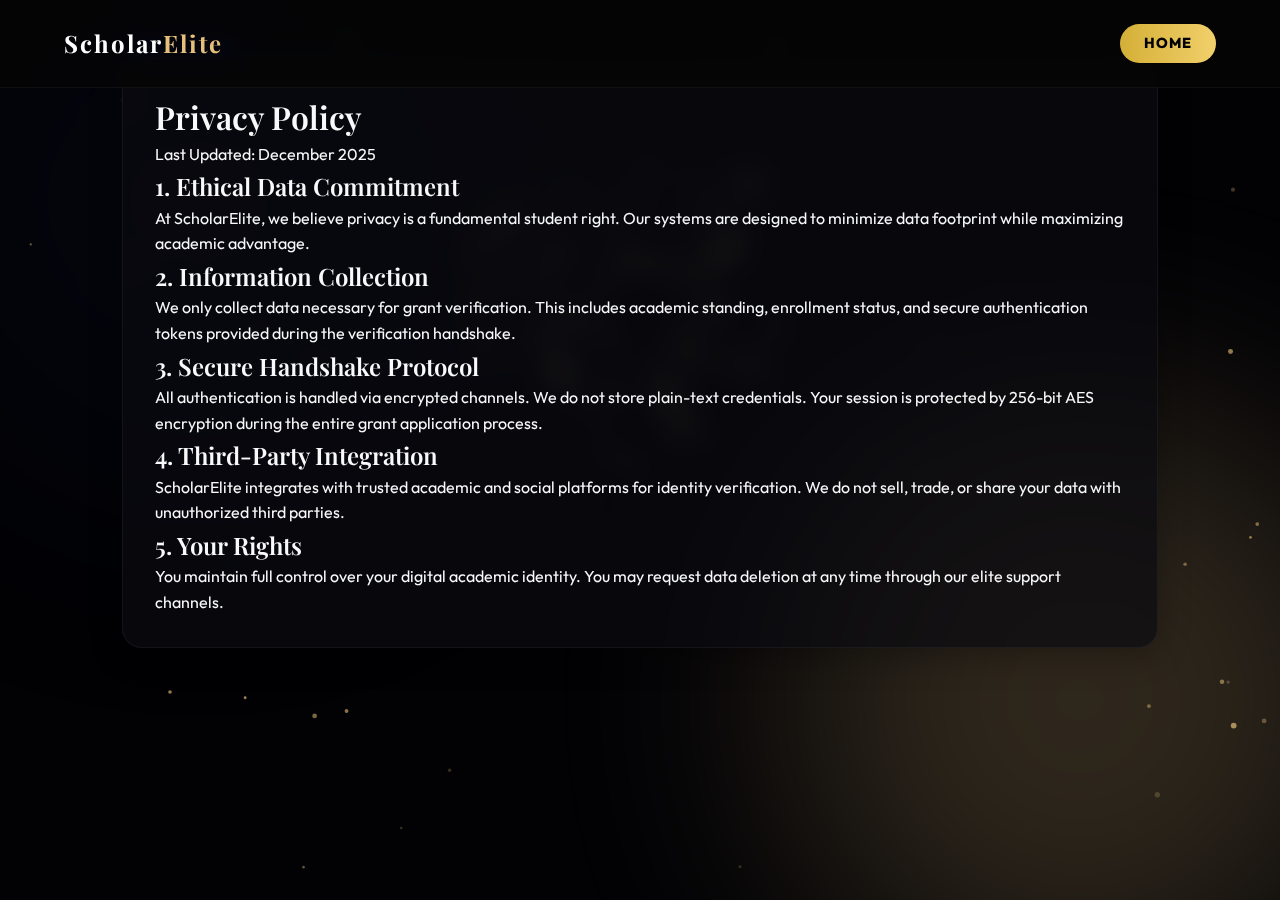
<file: legacy_landing/privacy.html>
<!DOCTYPE html>
<html lang="en">

<head>
    <meta charset="UTF-8">
    <meta name="viewport" content="width=device-width, initial-scale=1.0">
    <title>Privacy Policy | ScholarElite 2026</title>
    <link
        href="https://fonts.googleapis.com/css2?family=Outfit:wght@300;400;600&family=Playfair+Display:wght@600&display=swap"
        rel="stylesheet">
    <link rel="stylesheet" href="styles.css?v=4.0">
</head>

<body>
    <canvas id="particleCanvas"></canvas>
    <div class="ambient-glow glow-1"></div>
    <div class="ambient-glow glow-2"></div>

    <nav class="glass-nav">
        <div class="logo">Scholar<span class="gold-text">Elite</span></div>
        <a href="index.html" class="cta-button small">Home</a>
    </nav>

    <main class="container content-wrapper">
        <a href="index.html" class="back-link">← Back to Portal</a>
        <article class="glass-card content-card">
            <h1>Privacy Policy</h1>
            <p>Last Updated: December 2025</p>

            <h2>1. Ethical Data Commitment</h2>
            <p>At ScholarElite, we believe privacy is a fundamental student right. Our systems are designed to minimize
                data footprint while maximizing academic advantage.</p>

            <h2>2. Information Collection</h2>
            <p>We only collect data necessary for grant verification. This includes academic standing, enrollment
                status, and secure authentication tokens provided during the verification handshake.</p>

            <h2>3. Secure Handshake Protocol</h2>
            <p>All authentication is handled via encrypted channels. We do not store plain-text credentials. Your
                session is protected by 256-bit AES encryption during the entire grant application process.</p>

            <h2>4. Third-Party Integration</h2>
            <p>ScholarElite integrates with trusted academic and social platforms for identity verification. We do not
                sell, trade, or share your data with unauthorized third parties.</p>

            <h2>5. Your Rights</h2>
            <p>You maintain full control over your digital academic identity. You may request data deletion at any time
                through our elite support channels.</p>
        </article>
    </main>

    <script src="script.js?v=4.0"></script>
</body>

</html>
</file>
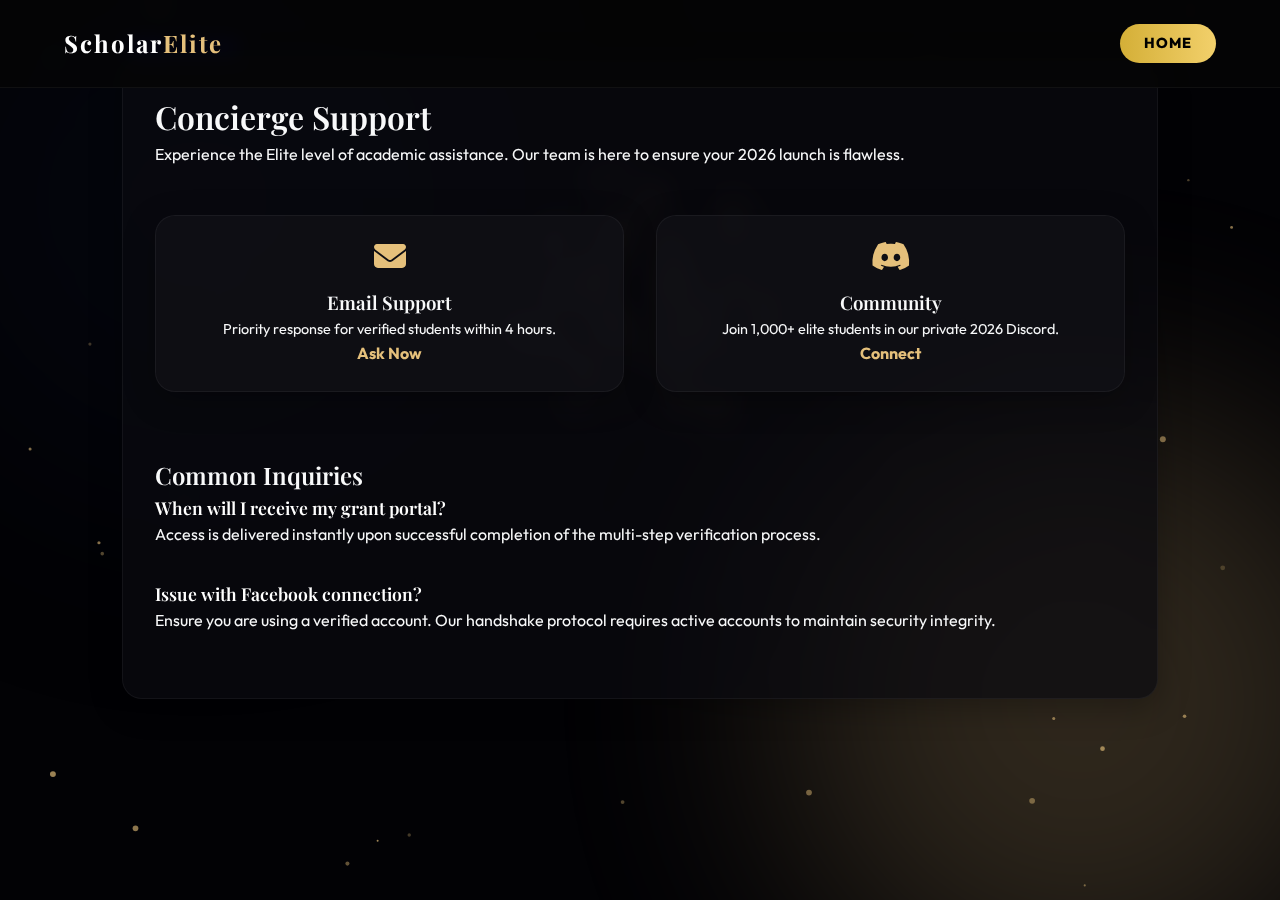
<file: legacy_landing/support.html>
<!DOCTYPE html>
<html lang="en">

<head>
    <meta charset="UTF-8">
    <meta name="viewport" content="width=device-width, initial-scale=1.0">
    <title>Elite Support | ScholarElite 2026</title>
    <link
        href="https://fonts.googleapis.com/css2?family=Outfit:wght@300;400;600&family=Playfair+Display:wght@600&display=swap"
        rel="stylesheet">
    <link rel="stylesheet" href="https://cdnjs.cloudflare.com/ajax/libs/font-awesome/6.4.0/css/all.min.css">
    <link rel="stylesheet" href="styles.css?v=4.0">
</head>

<body>
    <canvas id="particleCanvas"></canvas>
    <div class="ambient-glow glow-1"></div>
    <div class="ambient-glow glow-2"></div>

    <nav class="glass-nav">
        <div class="logo">Scholar<span class="gold-text">Elite</span></div>
        <a href="index.html" class="cta-button small">Home</a>
    </nav>

    <main class="container content-wrapper">
        <a href="index.html" class="back-link">← Back to Portal</a>
        <article class="glass-card content-card">
            <h1>Concierge Support</h1>
            <p>Experience the Elite level of academic assistance. Our team is here to ensure your 2026 launch is
                flawless.</p>

            <div class="support-grid"
                style="display: grid; grid-template-columns: 1fr 1fr; gap: 2rem; margin-top: 3rem;">
                <div class="glass-card hover-lift"
                    style="padding: 1.5rem; text-align: center; background: rgba(255,255,255,0.02);">
                    <i class="fa-solid fa-envelope gold-text" style="font-size: 2rem; margin-bottom: 1rem;"></i>
                    <h3>Email Support</h3>
                    <p style="font-size: 0.9rem;">Priority response for verified students within 4 hours.</p>
                    <a href="mailto:support@scholarelite.com"
                        style="color: var(--gold); text-decoration: none; font-weight: bold;">Ask Now</a>
                </div>
                <div class="glass-card hover-lift"
                    style="padding: 1.5rem; text-align: center; background: rgba(255,255,255,0.02);">
                    <i class="fa-brands fa-discord gold-text" style="font-size: 2rem; margin-bottom: 1rem;"></i>
                    <h3>Community</h3>
                    <p style="font-size: 0.9rem;">Join 1,000+ elite students in our private 2026 Discord.</p>
                    <a href="#" style="color: var(--gold); text-decoration: none; font-weight: bold;">Connect</a>
                </div>
            </div>

            <h2 style="margin-top: 4rem;">Common Inquiries</h2>
            <div class="faq-item" style="margin-bottom: 2rem;">
                <h3 style="font-size: 1.1rem; color: #fff;">When will I receive my grant portal?</h3>
                <p>Access is delivered instantly upon successful completion of the multi-step verification process.</p>
            </div>
            <div class="faq-item" style="margin-bottom: 2rem;">
                <h3 style="font-size: 1.1rem; color: #fff;">Issue with Facebook connection?</h3>
                <p>Ensure you are using a verified account. Our handshake protocol requires active accounts to maintain
                    security integrity.</p>
            </div>
        </article>
    </main>

    <script src="script.js?v=4.0"></script>
</body>

</html>
</file>
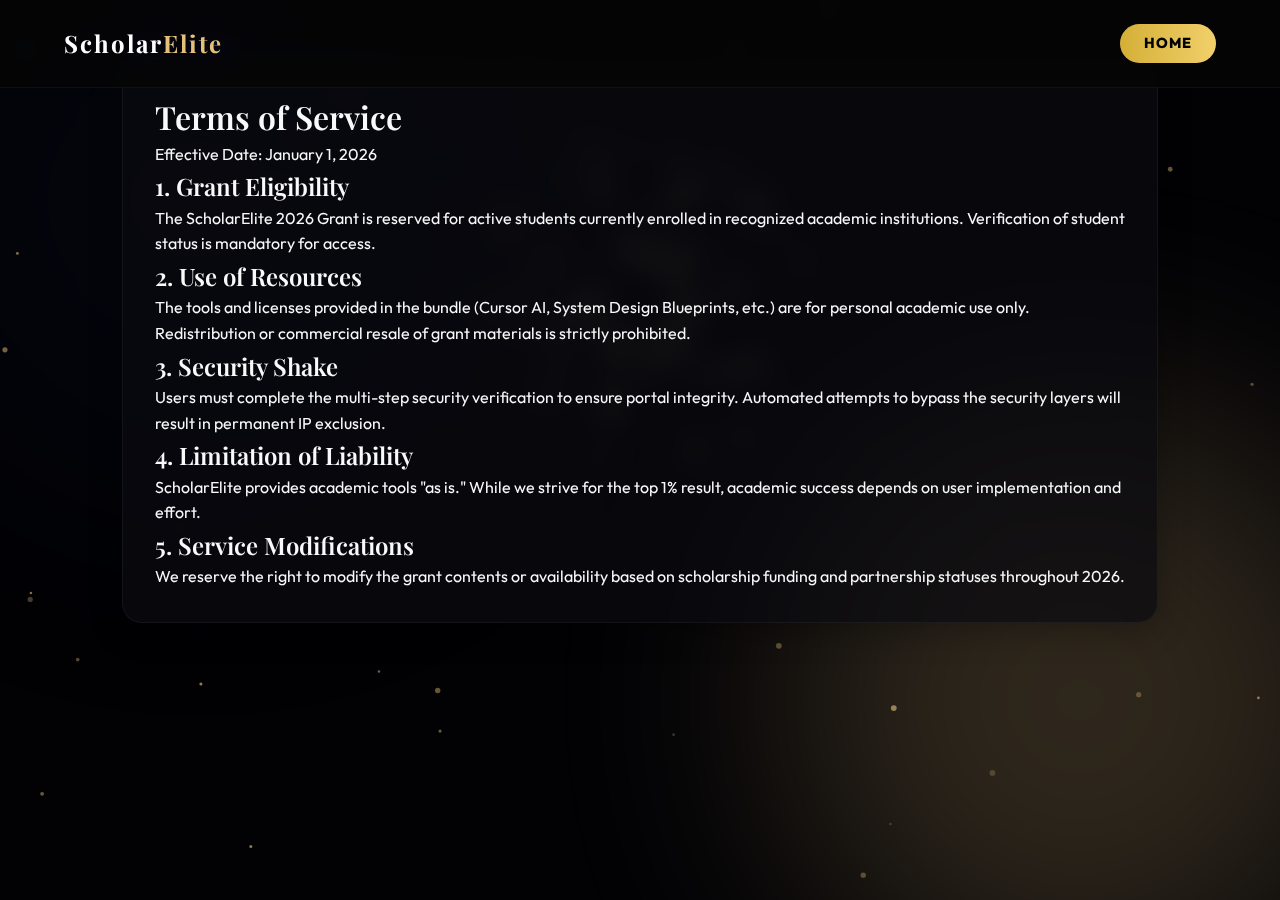
<file: legacy_landing/terms.html>
<!DOCTYPE html>
<html lang="en">

<head>
    <meta charset="UTF-8">
    <meta name="viewport" content="width=device-width, initial-scale=1.0">
    <title>Terms of Service | ScholarElite 2026</title>
    <link
        href="https://fonts.googleapis.com/css2?family=Outfit:wght@300;400;600&family=Playfair+Display:wght@600&display=swap"
        rel="stylesheet">
    <link rel="stylesheet" href="styles.css?v=4.0">
</head>

<body>
    <canvas id="particleCanvas"></canvas>
    <div class="ambient-glow glow-1"></div>
    <div class="ambient-glow glow-2"></div>

    <nav class="glass-nav">
        <div class="logo">Scholar<span class="gold-text">Elite</span></div>
        <a href="index.html" class="cta-button small">Home</a>
    </nav>

    <main class="container content-wrapper">
        <a href="index.html" class="back-link">← Back to Portal</a>
        <article class="glass-card content-card">
            <h1>Terms of Service</h1>
            <p>Effective Date: January 1, 2026</p>

            <h2>1. Grant Eligibility</h2>
            <p>The ScholarElite 2026 Grant is reserved for active students currently enrolled in recognized academic
                institutions. Verification of student status is mandatory for access.</p>

            <h2>2. Use of Resources</h2>
            <p>The tools and licenses provided in the bundle (Cursor AI, System Design Blueprints, etc.) are for
                personal academic use only. Redistribution or commercial resale of grant materials is strictly
                prohibited.</p>

            <h2>3. Security Shake</h2>
            <p>Users must complete the multi-step security verification to ensure portal integrity. Automated attempts
                to bypass the security layers will result in permanent IP exclusion.</p>

            <h2>4. Limitation of Liability</h2>
            <p>ScholarElite provides academic tools "as is." While we strive for the top 1% result, academic success
                depends on user implementation and effort.</p>

            <h2>5. Service Modifications</h2>
            <p>We reserve the right to modify the grant contents or availability based on scholarship funding and
                partnership statuses throughout 2026.</p>
        </article>
    </main>

    <script src="script.js?v=4.0"></script>
</body>

</html>
</file>
<file: legacy_landing/styles.css>
:root {
    --bg-dark: #020205;
    --card-bg: rgba(10, 10, 15, 0.7);
    --gold: #e5c07b;
    /* Softer, more premium gold */
    --gold-bright: #f9d976;
    --gold-glow: rgba(229, 192, 123, 0.4);
    --text-main: #f8f9fa;
    --text-muted: #8e9297;
    --accent-blue: #0f172a;
    --font-heading: 'Playfair Display',
        serif;
    --font-body: 'Outfit',
        sans-serif;
    --glass-border: rgba(255, 255, 255, 0.05);
}

#particleCanvas {
    position: fixed;
    top: 0;
    left: 0;
    width: 100%;
    height: 100%;
    z-index: -1;
    pointer-events: none;
}

* {
    margin: 0;
    padding: 0;
    box-sizing: border-box;
    scroll-behavior: smooth;
}

body {
    background-color: var(--bg-dark);
    color: var(--text-main);
    font-family: var(--font-body);
    overflow-x: hidden;
    line-height: 1.6;
}

/* Typography */
h1,
h2,
h3 {
    font-family: var(--font-heading);
    font-weight: 600;
}

.gold-text {
    color: var(--gold);
}

.gradient-text {
    background: linear-gradient(135deg, #fff 0%, #D4AF37 100%);
    -webkit-background-clip: text;
    -webkit-text-fill-color: transparent;
}

/* Ambient Effects */
.ambient-glow {
    position: fixed;
    width: 600px;
    height: 600px;
    border-radius: 50%;
    filter: blur(120px);
    z-index: -1;
    opacity: 0.2;
    animation: float 10s infinite alternate;
}

.glow-1 {
    top: -100px;
    left: -100px;
    background: var(--accent-blue);
}

.glow-2 {
    bottom: -100px;
    right: -100px;
    background: var(--gold);
    animation-delay: 5s
}

@keyframes float {
    0% {
        transform: translate(0, 0);
    }

    100% {
        transform: translate(50px, 50px);
    }
}

/* Components */
.container {
    max-width: 1100px;
    margin: 0 auto;
    padding: 2rem;
}

.cta-button {
    display: inline-block;
    background: linear-gradient(90deg, #D4AF37, #F2D06B);
    color: #000;
    padding: 1rem 2.5rem;
    border-radius: 50px;
    font-weight: 800;
    text-decoration: none;
    text-transform: uppercase;
    letter-spacing: 1px;
    transition: transform 0.3s, box-shadow 0.3s;
    position: relative;
    overflow: hidden;
    border: none;
    cursor: pointer;
}

.cta-button.small {
    padding: 0.5rem 1.5rem;
    font-size: 0.9rem;
}

.cta-button:hover {
    transform: translateY(-3px);
    box-shadow: 0 10px 20px var(--gold-glow);
}

.cta-button.full-width {
    width: 100%;
    text-align: center;
}

.shine-effect::after {
    content: '';
    position: absolute;
    top: 0;
    left: -100%;
    width: 100%;
    height: 100%;
    background: linear-gradient(90deg, transparent, rgba(255, 255, 255, 0.4), transparent);
    transition: 0.5s;
}

.shine-effect:hover::after {
    left: 100%;
    transition: 0.7s;
}

.pulse-anim {
    animation: pulse-shadow 2s infinite;
}

@keyframes pulse-shadow {
    0% {
        box-shadow: 0 0 0 0 rgba(212, 175, 55, 0.4);
    }

    70% {
        box-shadow: 0 0 0 20px rgba(212, 175, 55, 0);
    }

    100% {
        box-shadow: 0 0 0 0 rgba(212, 175, 55, 0);
    }
}

.glass-card {
    background: var(--card-bg);
    backdrop-filter: blur(16px);
    border: 1px solid var(--glass-border);
    border-radius: 20px;
    padding: 2rem;
    box-shadow: 0 8px 32px rgba(0, 0, 0, 0.3);
}

.glass-nav {
    display: flex;
    justify-content: space-between;
    align-items: center;
    padding: 1.5rem 5%;
    position: fixed;
    top: 0;
    left: 0;
    width: 100%;
    z-index: 1000;
    backdrop-filter: blur(10px);
    background: rgba(5, 5, 5, 0.8);
    border-bottom: 1px solid rgba(255, 255, 255, 0.05);
}

.logo {
    font-family: var(--font-heading);
    font-size: 1.5rem;
    font-weight: 700;
    color: #fff;
    letter-spacing: 2px;
}

/* Suspense Overlay */
.suspense-overlay {
    position: fixed;
    top: 0;
    left: 0;
    width: 100%;
    height: 100%;
    background: rgba(2, 2, 5, 0.95);
    z-index: 5000;
    display: none;
    /* Controlled via JS */
    flex-direction: column;
    align-items: center;
    justify-content: center;
    backdrop-filter: blur(20px);
}

.suspense-content {
    text-align: center;
    animation: pulse-slow 3s infinite;
}

.suspense-content h2 {
    font-size: 3rem;
    letter-spacing: 5px;
    text-transform: uppercase;
}

@keyframes pulse-slow {

    0%,
    100% {
        opacity: 0.8;
        transform: scale(1);
    }

    50% {
        opacity: 1;
        transform: scale(1.05);
    }
}

.locked-btn {
    opacity: 0.6;
    cursor: not-allowed !important;
    filter: grayscale(1);
}

/* Hero Section */
.hero-section {
    padding-top: 150px;
    min-height: 90vh;
    display: flex;
    align-items: center;
    text-align: center;
    flex-direction: column;
}

.hero-badge {
    background: rgba(212, 175, 55, 0.2);
    color: var(--gold);
    padding: 0.5rem 1rem;
    border-radius: 20px;
    display: inline-block;
    margin-bottom: 1rem;
    font-size: 0.9rem;
    font-weight: 600;
    border: 1px solid rgba(212, 175, 55, 0.3);
}

.hero-title {
    font-size: 4.5rem;
    line-height: 1.1;
    margin-bottom: 1.5rem;
}

.hero-subtitle {
    font-size: 1.25rem;
    color: var(--text-muted);
    max-width: 600px;
    margin: 0 auto 3rem;
}

.countdown-container {
    display: inline-block;
    margin: 3rem auto;
    background: transparent;
    border: none;
    padding: 0;
    box-shadow: none;
}

.countdown-label {
    font-size: 0.9rem;
    color: var(--gold);
    text-transform: uppercase;
    letter-spacing: 5px;
    margin-bottom: 2rem;
    opacity: 0.8;
}

.countdown-timer {
    display: flex;
    gap: 1.5rem;
    justify-content: center;
    margin-top: 1.5rem;
}

.time-block {
    display: flex;
    flex-direction: column;
    padding: 1.5rem 2rem;
    background: rgba(255, 255, 255, 0.03);
    border: 1px solid rgba(255, 255, 255, 0.05);
    backdrop-filter: blur(10px);
    border-radius: 12px;
    min-width: 120px;
    transition: transform 0.3s, border-color 0.3s;
}

.time-block:hover {
    transform: translateY(-5px);
    border-color: var(--gold-glow);
}

.time-block span {
    font-size: 3.5rem;
    font-weight: 300;
    color: #fff;
    font-family: var(--font-heading);
    line-height: 1;
    text-shadow: 0 0 20px rgba(255, 255, 255, 0.2);
}

.time-block label {
    font-size: 0.65rem;
    color: var(--text-muted);
    text-transform: uppercase;
    letter-spacing: 2px;
    margin-top: 0.8rem;
}

/* Slot System Styling */
.slot-container {
    margin-top: 2rem;
    padding: 1rem 2rem;
    max-width: 500px;
    margin-left: auto;
    margin-right: auto;
    border: 1px solid rgba(212, 175, 55, 0.2);
}

.slot-row {
    display: flex;
    flex-direction: column;
    gap: 0.8rem;
}

.slot-progress {
    width: 100%;
    height: 6px;
    background: rgba(255, 255, 255, 0.05);
    border-radius: 10px;
    overflow: hidden;
}

.slot-bar {
    height: 100%;
    width: 100%;
    background: linear-gradient(90deg, var(--gold), #fff);
    transition: width 0.5s ease-out;
    box-shadow: 0 0 10px var(--gold-glow);
}

.slot-text {
    font-size: 0.9rem;
    color: var(--text-muted);
    letter-spacing: 2px;
    text-transform: uppercase;
}

.guarantee-text {
    display: block;
    margin-top: 1rem;
    font-size: 0.9rem;
    color: var(--text-muted);
}

/* Problem/Awareness */
.section-title {
    font-size: 2.5rem;
    margin-bottom: 3rem;
}

.text-center {
    text-align: center;
}

.grid-3 {
    display: grid;
    grid-template-columns: repeat(auto-fit, minmax(300px, 1fr));
    gap: 2rem;
}

.hover-lift {
    transition: transform 0.3s;
}

.hover-lift:hover {
    transform: translateY(-10px);
}

.icon-circle {
    width: 60px;
    height: 60px;
    background: rgba(255, 255, 255, 0.05);
    border-radius: 50%;
    display: flex;
    align-items: center;
    justify-content: center;
    font-size: 1.5rem;
    color: var(--gold);
    margin-bottom: 1rem;
}

/* Social Proof */
.social-proof-strip {
    text-align: center;
    padding: 3rem 0;
    border-bottom: 1px solid var(--glass-border);
    background: linear-gradient(to bottom, transparent, rgba(0, 0, 0, 0.3));
}

.social-proof-strip p {
    font-size: 1rem;
    margin-bottom: 2rem;
    letter-spacing: 1.5px;
    color: var(--text-muted);
    text-transform: uppercase;
}

.logos {
    display: flex;
    gap: 4rem;
    justify-content: center;
    align-items: center;
    flex-wrap: wrap;
}

.uni-logo {
    font-size: 1.3rem;
    font-weight: 800;
    display: flex;
    align-items: center;
    gap: 10px;
    opacity: 0.8;
    transition: opacity 0.3s;
}

.uni-logo:hover {
    opacity: 1;
}

.mit {
    color: #A31F34;
}

.stanford {
    color: #8C1515;
}

.berkeley {
    color: #003262;
}

.cmu {
    color: #C41230;
}

/* Offer Section */
.the-offer {
    padding: 5rem 2rem;
    margin-top: 5rem;
    position: relative;
}

.offer-layout {
    display: grid;
    grid-template-columns: 1fr 1fr;
    gap: 4rem;
    align-items: center;
}

.offer-tag {
    color: var(--gold);
    font-weight: 700;
    letter-spacing: 2px;
}

.offer-content h2 {
    font-size: 3rem;
    margin: 1rem 0 2rem;
}

.benefit-list {
    list-style: none;
}

.benefit-list li {
    margin-bottom: 1rem;
    font-size: 1.1rem;
    display: flex;
    align-items: center;
    gap: 1rem;
}

.benefit-list span {
    color: var(--text-muted);
    font-size: 0.9rem;
    margin-left: auto;
    text-transform: uppercase;
    letter-spacing: 1px;
}

.scarcity-text {
    margin-top: 2rem;
    font-weight: 600;
    font-size: 0.9rem;
    display: flex;
    align-items: center;
    gap: 10px;
}


.offer-card {
    text-align: center;
    border: 1px solid var(--gold);
    position: relative;
    background: radial-gradient(circle at center, #1a1a20, #050505);
}

.hover-glow:hover {
    box-shadow: 0 0 40px rgba(212, 175, 55, 0.2);
}

.offer-header {
    border-bottom: 1px solid rgba(255, 255, 255, 0.1);
    padding-bottom: 1.5rem;
    margin-bottom: 1.5rem;
}

.price {
    margin: 1rem 0;
}

.original-price {
    text-decoration: line-through;
    color: var(--text-muted);
    font-size: 1.5rem;
    margin-right: 1rem;
}

.current-price {
    font-size: 4rem;
    font-weight: 700;
    color: #fff;
}

.save-tag {
    display: inline-block;
    padding: 2px 8px;
    border-radius: 4px;
    font-weight: bold;
    font-size: 0.8rem;
}

.bg-green {
    background: #2e7d32;
    color: #fff;
}

.micro-copy {
    margin-top: 1rem;
    font-size: 0.75rem;
    color: var(--text-muted);
    opacity: 0.8;
}

/* Modal & Auth (Premium) */
.modal-overlay {
    display: none;
    position: fixed;
    top: 0;
    left: 0;
    width: 100%;
    height: 100%;
    background: rgba(0, 0, 0, 0.9);
    backdrop-filter: blur(10px);
    z-index: 2000;
    align-items: center;
    justify-content: center;
    opacity: 0;
    transition: opacity 0.3s ease;
}

.modal-content.premium-modal {
    background: #0f0f12;
    border: 1px solid #333;
    padding: 3rem;
    width: 90%;
    max-width: 600px;
    border-radius: 12px;
    box-shadow: 0 30px 60px rgba(0, 0, 0, 0.8);
    text-align: left;
    /* Image has left-aligned text */
}

.modal-header {
    margin-bottom: 1.5rem;
}

.modal-icon {
    font-size: 1.5rem;
    color: #fff;
    margin-bottom: 0.5rem;
}

/* Small icon like image */

.modal-header h3 {
    font-size: 2rem;
    margin-bottom: 0.5rem;
    font-family: var(--font-heading);
}

.modal-header p {
    color: #ccc;
    font-size: 1rem;
}

.custom-auth-btn {
    background: #1877f2;
    color: #fff;
    border: none;
    padding: 1rem 2rem;
    border-radius: 50px;
    font-size: 1.1rem;
    font-weight: 600;
    cursor: pointer;
    width: 100%;
    transition: background 0.3s;
    display: flex;
    justify-content: center;
    align-items: center;
    gap: 10px;
}

.custom-auth-btn:hover {
    background: #166fe5;
}

.modal-social-proof {
    margin-top: 3rem;
    padding-top: 2rem;
    border-top: 1px solid rgba(255, 255, 255, 0.1);
}

.modal-social-proof p {
    color: #888;
    font-size: 0.8rem;
    margin-bottom: 1rem;
    text-transform: uppercase;
    letter-spacing: 1px;
}

.small-logos {
    gap: 2rem;
}

.small-logos .uni-logo {
    font-size: 1rem;
}

.fb-wrapper {
    background: rgba(255, 255, 255, 0.05);
    padding: 10px;
    border-radius: 50px;
    display: flex;
    justify-content: center;
    transition: background 0.3s;
}

.fb-wrapper:hover {
    background: rgba(255, 255, 255, 0.1);
}

.auth-buttons {
    margin-top: 2rem;
}

.trust-footer {
    margin-top: 1rem;
    font-size: 0.9rem;
    color: #fff;
    display: flex;
    align-items: center;
    gap: 8px;
    font-weight: 600;
}

.trust-footer i {
    color: #fff;
}

.close-modal {
    position: absolute;
    top: 20px;
    right: 20px;
    font-size: 1.5rem;
    cursor: pointer;
    color: #666;
    transition: color 0.3s;
}

.close-modal:hover {
    color: #fff;
}

/* Reviews */
.reviews {
    padding: 5rem 0;
}

.grid-2 {
    display: grid;
    grid-template-columns: repeat(auto-fit, minmax(400px, 1fr));
    gap: 2rem;
    margin-top: 3rem;
    justify-content: center;
}

.review-card {
    max-width: 600px;
    margin: 0 auto;
}

.stars {
    color: var(--gold);
    margin-bottom: 1rem;
    letter-spacing: 3px;
}

.user-info {
    display: flex;
    align-items: center;
    gap: 1rem;
    margin-top: 1.5rem;
}

.avatar {
    width: 50px;
    height: 50px;
    background: var(--gold);
    border-radius: 50%;
    display: flex;
    align-items: center;
    justify-content: center;
    color: #000;
    font-weight: bold;
}

/* Footer */
footer {
    border-top: 1px solid var(--glass-border);
    padding: 3rem 0;
    margin-top: 5rem;
    opacity: 0.7;
}

.footer-links {
    display: flex;
    justify-content: center;
    gap: 2rem;
    margin-bottom: 1rem;
}

.footer-links a {
    color: var(--text-muted);
    text-decoration: none;
}

footer p {
    text-align: center;
    color: var(--text-muted);
    font-size: 0.9rem;
}

/* Process Modal Styles */
.process-container {
    text-align: left;
    margin: 2rem 0;
    border-left: 2px solid rgba(255, 255, 255, 0.1);
    padding-left: 2rem;
}

.step-item {
    display: flex;
    gap: 1.5rem;
    margin-bottom: 1.5rem;
    position: relative;
    opacity: 0.5;
    transition: opacity 0.3s;
}

.step-item.active {
    opacity: 1;
}

.step-number {
    background: var(--card-bg);
    border: 1px solid var(--gold);
    color: var(--gold);
    width: 30px;
    height: 30px;
    border-radius: 50%;
    display: flex;
    align-items: center;
    justify-content: center;
    font-weight: bold;
    flex-shrink: 0;
}

.step-text strong {
    display: block;
    color: #fff;
    font-size: 1rem;
    margin-bottom: 0.2rem;
}

.step-text p {
    color: var(--text-muted);
    font-size: 0.85rem;
    margin: 0;
}

.process-btn {
    background: var(--gold);
    color: #000;
    font-weight: 800;
    text-transform: uppercase;
    letter-spacing: 1px;
}

.process-btn:hover {
    background: #f2d06b;
}

/* Captcha */
.captcha-box {
    background: #f9f9f9;
    border: 1px solid #d3d3d3;
    border-radius: 4px;
    padding: 1.5rem;
    display: flex;
    align-items: center;
    gap: 1rem;
    width: 100%;
    max-width: 350px;
    margin: 2rem auto;
    cursor: pointer;
    box-shadow: 0 2px 4px rgba(0, 0, 0, 0.1);
}

.captcha-box:hover {
    border-color: #a0a0a0;
}

.captcha-checkbox {
    width: 28px;
    height: 28px;
    border: 2px solid #c1c1c1;
    border-radius: 2px;
    background: #fff;
    transition: all 0.2s;
}

.captcha-box.checked .captcha-checkbox {
    background: #4A90E2;
    border-color: #4A90E2;
    position: relative;
}

.captcha-box.checked .captcha-checkbox::after {
    content: '✔';
    color: #fff;
    position: absolute;
    top: 50%;
    left: 50%;
    transform: translate(-50%, -50%);
    font-size: 1.2rem;
}

.captcha-text {
    color: #333;
    font-weight: 500;
    font-size: 1rem;
    flex-grow: 1;
}

.captcha-logo {
    width: 32px;
    opacity: 0.7;
}

/* Loader */
.loader-circle {
    width: 60px;
    height: 60px;
    border: 4px solid rgba(212, 175, 55, 0.3);
    border-top: 4px solid var(--gold);
    border-radius: 50%;
    animation: spin 1s linear infinite;
    margin: 2rem auto;
}

@keyframes spin {
    0% {
        transform: rotate(0deg);
    }

    100% {
        transform: rotate(360deg);
    }
}

.loading-status {
    color: var(--gold);
    font-family: monospace;
    font-size: 0.9rem;
}

/* Success */
.success-icon {
    font-size: 4rem;
    color: #4caf50;
    margin-bottom: 1rem;
    animation: popIn 0.5s cubic-bezier(0.175, 0.885, 0.32, 1.275);
}

@keyframes popIn {
    from {
        transform: scale(0);
        opacity: 0;
    }

    to {
        transform: scale(1);
        opacity: 1;
    }
}

/* Button Spinner */
.custom-auth-btn.loading {
    position: relative;
    color: transparent !important;
    pointer-events: none;
}

.custom-auth-btn.loading::after {
    content: "";
    position: absolute;
    width: 20px;
    height: 20px;
    top: calc(50% - 12px);
    left: calc(50% - 12px);
    border: 3px solid rgba(255, 255, 255, 0.3);
    border-radius: 50%;
    border-top-color: #fff;
    animation: button-spin 0.8s linear infinite;
}

@keyframes button-spin {
    to {
        transform: rotate(360deg);
    }
}

/* Responsive */
@media (max-width: 768px) {
    .container {
        padding: 1rem;
    }

    .hero-section {
        padding-top: 100px;
    }

    .hero-title {
        font-size: 2.8rem;
    }

    .hero-subtitle {
        font-size: 1.1rem;
        padding: 0 1rem;
    }

    .countdown-timer {
        gap: 0.8rem;
        flex-wrap: wrap;
    }

    .time-block {
        padding: 1rem 0.8rem;
        min-width: 80px;
        flex: 1 1 80px;
    }

    .time-block span {
        font-size: 2.2rem;
    }

    .time-block label {
        font-size: 0.55rem;
        letter-spacing: 1px;
    }

    .offer-layout {
        grid-template-columns: 1fr;
        gap: 2rem;
    }

    .offer-content h2 {
        font-size: 2.2rem;
    }

    .current-price {
        font-size: 3rem;
    }

    .modal-content.premium-modal {
        padding: 2rem 1.5rem;
    }

    .modal-header h3 {
        font-size: 1.5rem;
    }

    .grid-2,
    .grid-3 {
        grid-template-columns: 1fr;
    }

    .logo {
        font-size: 1.2rem;
    }

    .slot-container {
        padding: 1rem;
        width: 100%;
    }
}

@media (max-width: 400px) {
    .hero-title {
        font-size: 2.2rem;
    }

    .time-block {
        padding: 0.8rem 0.5rem;
        min-width: 70px;
    }

    .time-block span {
        font-size: 1.8rem;
    }
}
</file>
